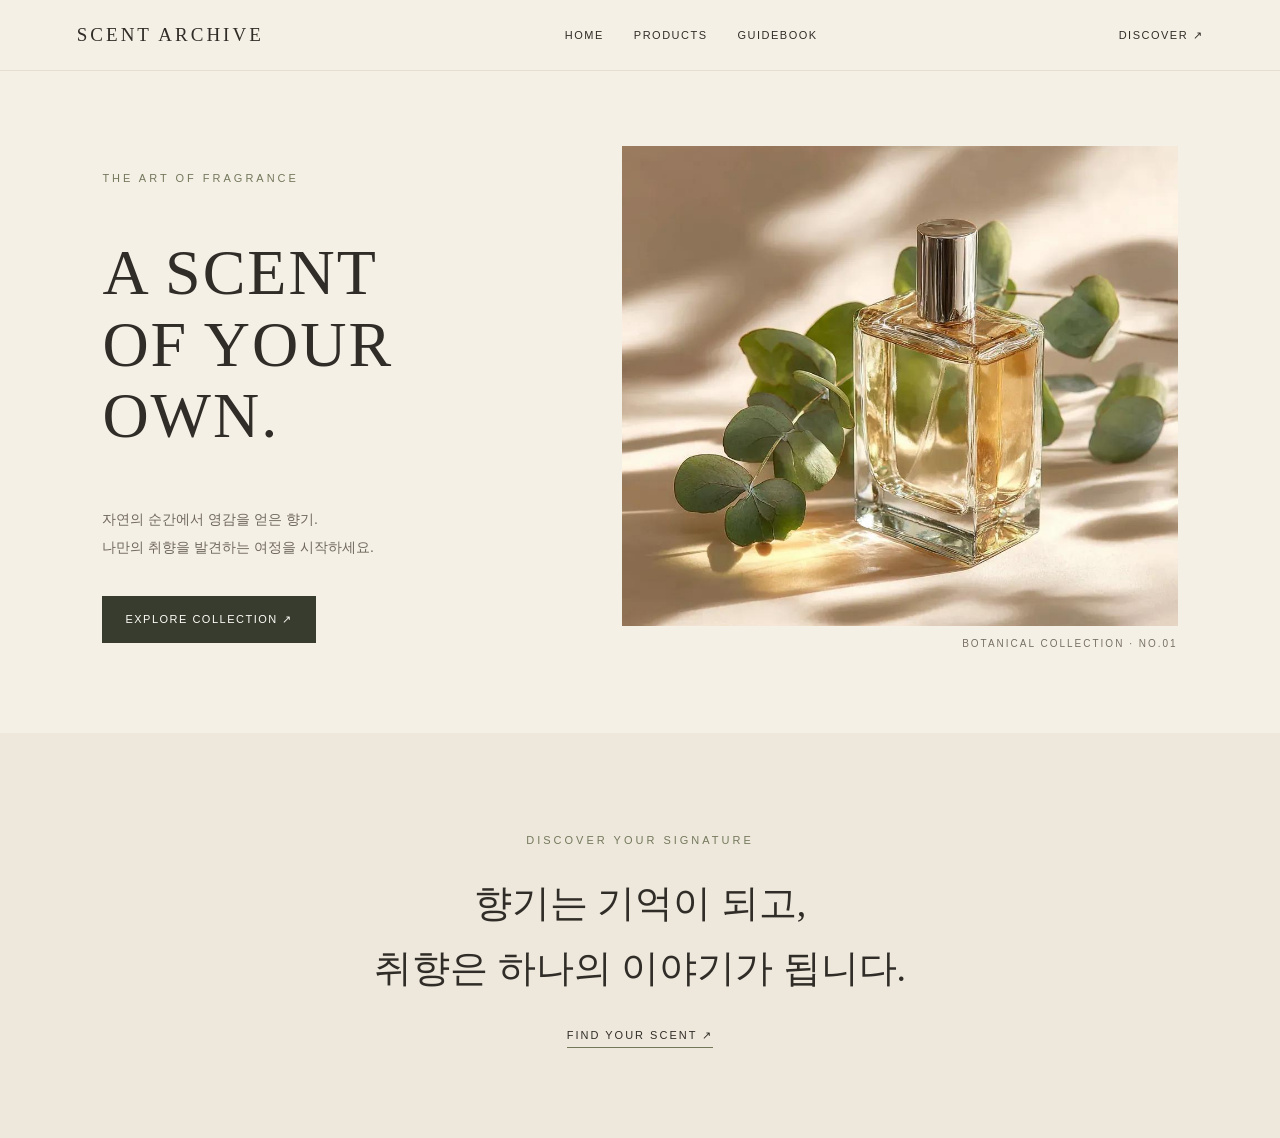
<file: index.html>
<!doctype html>
<html lang="en">
  <head>
    <meta charset="UTF-8" />
    <meta name="viewport" content="width=device-width, initial-scale=1.0" />
    <link rel="shortcut icon" href="favicon.ico" type="image/x-icon" />
    <title>scent archive</title>
    <link rel="stylesheet" href="style.css" />
  </head>
  <body>
    <header class="site-header">
      <a class="logo" href="index.html">SCENT ARCHIVE</a>

      <nav>
        <a href="index.html">HOME</a>
        <a href="products.html">PRODUCTS</a>
        <a href="guidebook.html">GUIDEBOOK</a>
      </nav>

      <a class="header-link" href="products.html">DISCOVER ↗</a>
    </header>

    <main>
      <section class="hero">
        <div class="hero-text">
          <p class="eyebrow">THE ART OF FRAGRANCE</p>

          <h1>
            A SCENT<br />
            OF YOUR OWN.
          </h1>

          <p class="hero-description">
            자연의 순간에서 영감을 얻은 향기.<br />
            나만의 취향을 발견하는 여정을 시작하세요.
          </p>

          <a class="hero-button" href="products.html"> EXPLORE COLLECTION ↗ </a>
        </div>

        <div class="hero-image">
          <img src="images/1.jpg" alt="SCENT ARCHIVE 향수 컬렉션" />
          <p class="image-caption">BOTANICAL COLLECTION · NO.01</p>
        </div>
      </section>

      <section class="brand-note">
        <p class="eyebrow">DISCOVER YOUR SIGNATURE</p>

        <h2>
          향기는 기억이 되고,<br />
          취향은 하나의 이야기가 됩니다.
        </h2>

        <a href="guidebook.html">FIND YOUR SCENT ↗</a>
      </section>
    </main>
  </body>
</html>
</file>
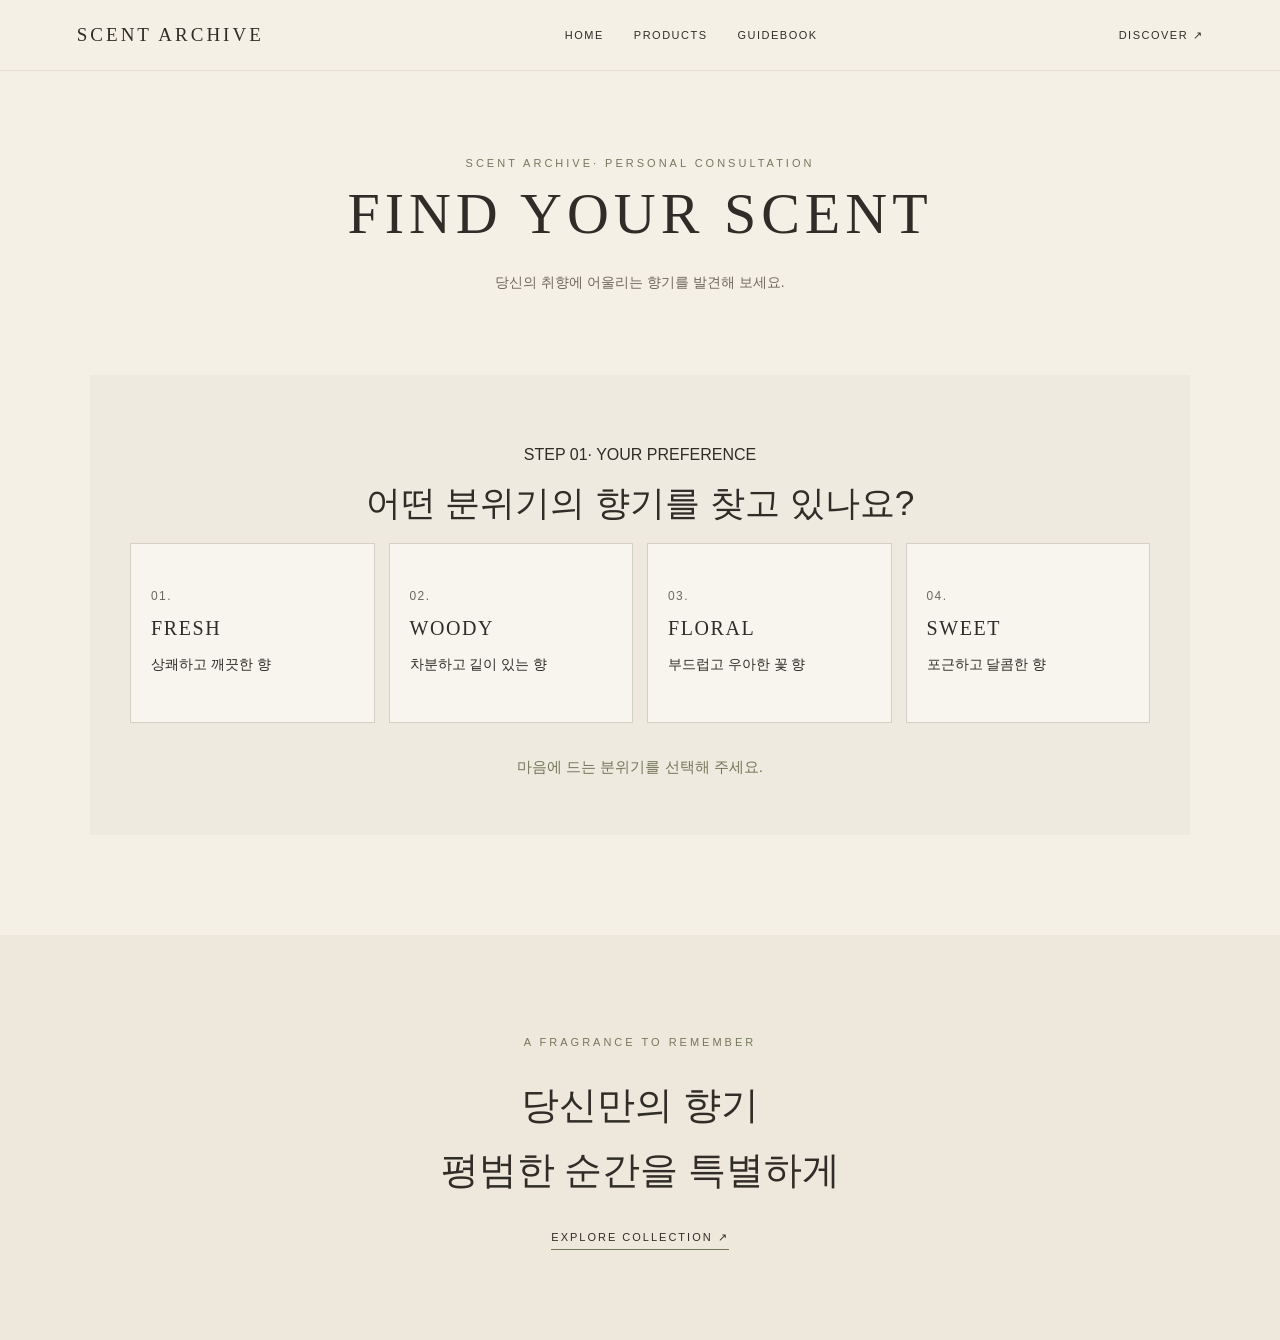
<file: guidebook.html>
<!doctype html>
<html lang="en">
  <head>
    <meta charset="UTF-8" />
    <meta name="viewport" content="width=device-width, initial-scale=1.0" />
    <title>guidebook</title>
    <link rel="stylesheet" href="style.css" />
  </head>
  <body>
    <header class="site-header">
      <a class="logo" href="index.html">SCENT ARCHIVE</a>

      <nav>
        <a href="index.html">HOME</a>
        <a href="products.html">PRODUCTS</a>
        <a href="guidebook.html">GUIDEBOOK</a>
      </nav>
      <a class="header-link" href="products.html">DISCOVER ↗</a>
    </header>

    <main>
      <section class="collection-intro">
        <p class="eyebrow">SCENT ARCHIVE· PERSONAL CONSULTATION</p>

        <h1>FIND YOUR SCENT</h1>

        <p class="collection-description">
          당신의 취향에 어울리는 향기를 발견해 보세요.
        </p>
      </section>
      <section class="recommend-box">
        <p class="eyevrow">STEP 01· YOUR PREFERENCE</p>
        <h2>어떤 분위기의 향기를 찾고 있나요?</h2>

        <div class="scent-options">
          <button class="scent-btn" data-scent="fresh">
            <span class="scent-number">01.</span>
            <span class="scent-name">FRESH</span>
            <span class="scent-detail">상쾌하고 깨끗한 향</span>
          </button>

          <button class="scent-btn" data-scent="woody">
            <span class="scent-number">02.</span>
            <span class="scent-name">WOODY</span>
            <span class="scent-detail">차분하고 깉이 있는 향</span>
          </button>

          <button class="scent-btn" data-scent="floral">
            <span class="scent-number">03.</span>
            <span class="scent-name">FLORAL</span>
            <span class="scent-detail">부드럽고 우아한 꽃 향</span>
          </button>

          <button class="scent-btn" data-scent="sweet">
            <span class="scent-number">04.</span>
            <span class="scent-name">SWEET</span>
            <span class="scent-detail">포근하고 달콤한 향</span>
          </button>
        </div>

        <p id="recommend-result">마음에 드는 분위기를 선택해 주세요.</p>
        <div id="recommended-products"></div>
      </section>

      <section class="brand-note">
        <p class="eyebrow">A FRAGRANCE TO REMEMBER</p>

        <h2>
          당신만의 향기 <br />
          평범한 순간을 특별하게
        </h2>

        <a href="products.html">EXPLORE COLLECTION ↗</a>
      </section>
    </main>
    <script src="script.js"></script>
  </body>
</html>
</file>
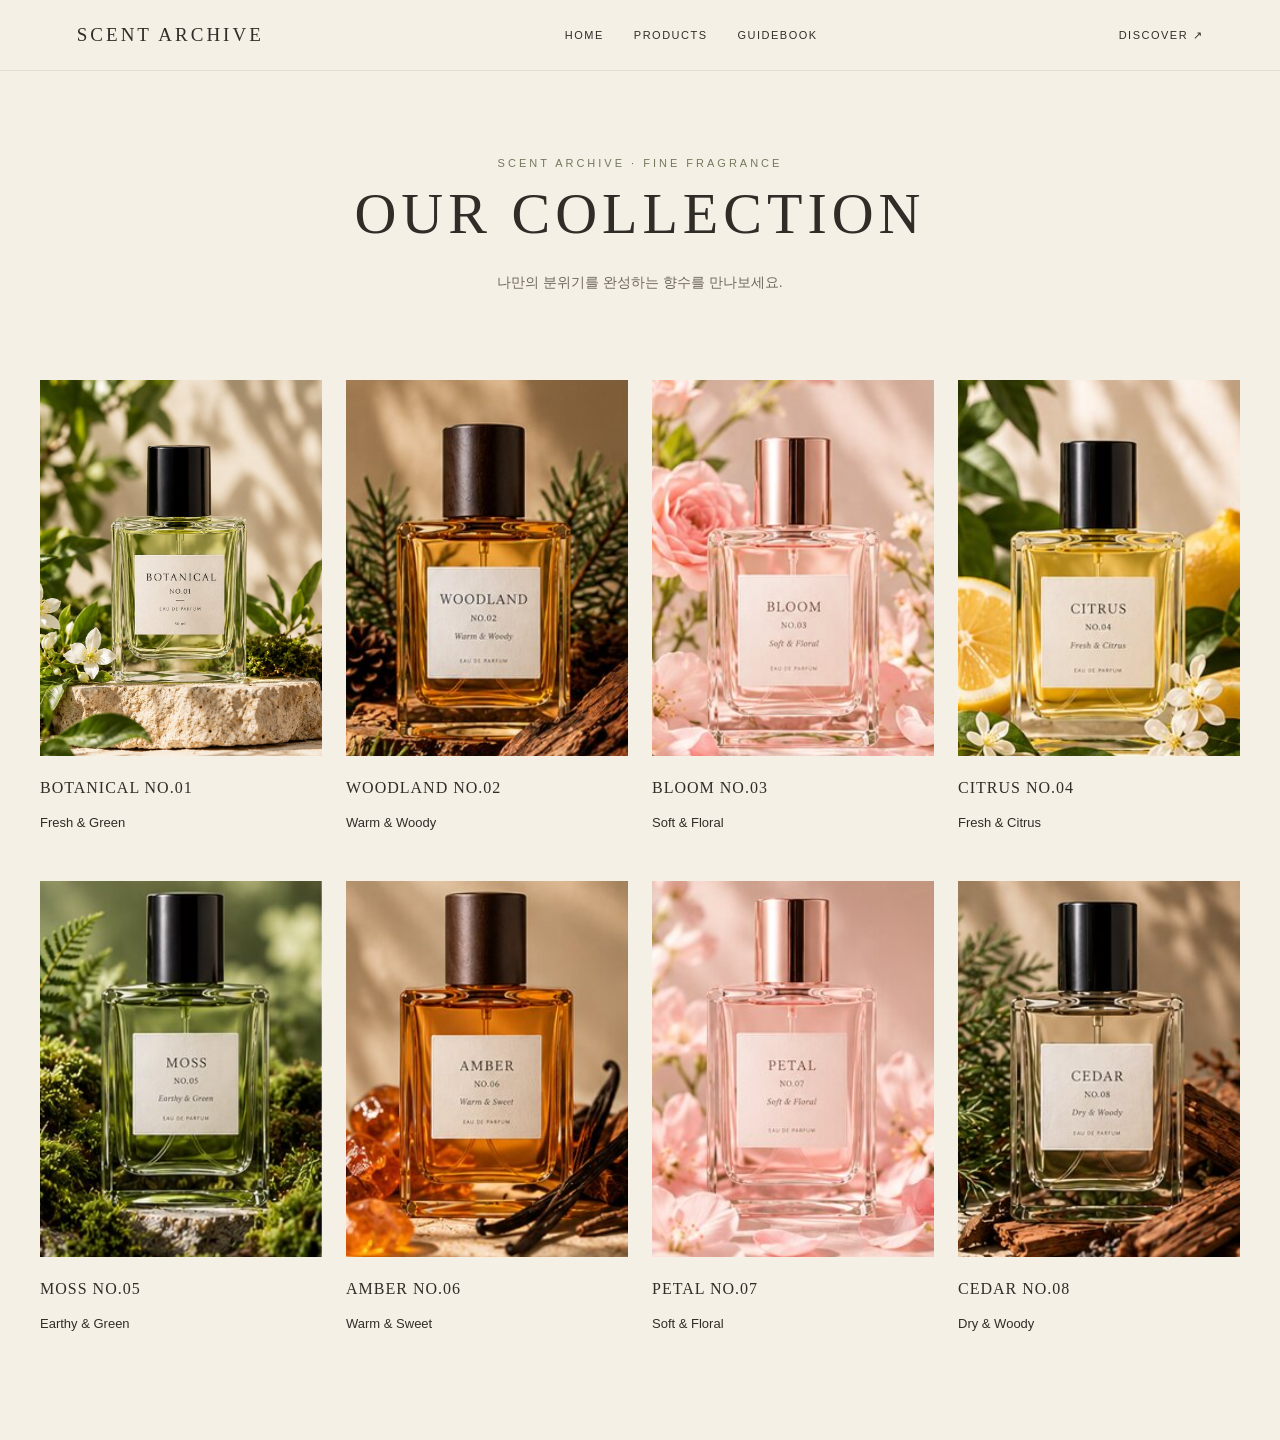
<file: products.html>
<!doctype html>
<html lang="en">
  <head>
    <meta charset="UTF-8" />
    <meta name="viewport" content="width=device-width, initial-scale=1.0" />
    <title>PRODUCTS</title>
    <link rel="stylesheet" href="style.css" />
  </head>
  <body>
    <header class="site-header">
      <a class="logo" href="index.html">SCENT ARCHIVE</a>

      <nav>
        <a href="index.html">HOME</a>
        <a href="products.html">PRODUCTS</a>
        <a href="guidebook.html">GUIDEBOOK</a>
      </nav>
      <a class="header-link" href="products.html">DISCOVER ↗</a>
    </header>

    <main>
      <section class="collection-intro">
        <p class="eyebrow">SCENT ARCHIVE · FINE FRAGRANCE</p>

        <h1>OUR COLLECTION</h1>

        <p class="collection-description">
          나만의 분위기를 완성하는 향수를 만나보세요.
        </p>
      </section>

      <section class="product-list">
        <div class="product-card" id="botanical">
          <img src="images/botanical.jpg" alt="BOTANICAL NO.01 향수" />
          <h2>BOTANICAL NO.01</h2>
          <p>Fresh & Green</p>
        </div>

        <div class="product-card" id="woodland">
          <img src="images/woodland.jpg" alt="WOODLAND NO.02 향수" />
          <h2>WOODLAND NO.02</h2>
          <p>Warm & Woody</p>
        </div>

        <div class="product-card" id="bloom">
          <img src="images/bloom.jpg" alt="BLOOM NO.03 향수" />
          <h2>BLOOM NO.03</h2>
          <p>Soft & Floral</p>
        </div>

        <div class="product-card" id="citrus">
          <img src="images/citrus.jpg" alt="CITRUS NO.04 향수" />
          <h2>CITRUS NO.04</h2>
          <p>Fresh & Citrus</p>
        </div>

        <div class="product-card" id="moss">
          <img src="images/moss.jpg" alt="MOSS NO.05 향수" />
          <h2>MOSS NO.05</h2>
          <p>Earthy & Green</p>
        </div>

        <div class="product-card" id="amber">
          <img src="images/amber.jpg" alt="AMBER NO.06 향수" />
          <h2>AMBER NO.06</h2>
          <p>Warm & Sweet</p>
        </div>

        <div class="product-card" id="petal">
          <img src="images/petal.jpg" alt="PETAL NO.07 향수" />
          <h2>PETAL NO.07</h2>
          <p>Soft & Floral</p>
        </div>

        <div class="product-card" id="cedar">
          <img src="images/cedar.jpg" alt="CEDAR NO.08 향수" />
          <h2>CEDAR NO.08</h2>
          <p>Dry & Woody</p>
        </div>
      </section>

      <div class="modal" id="product-modal">
        <div class="modal-content">
          <button id="close-modal">✕</button>

          <div class="modal-product-image">
            <img id="modal-image" src="images/1.jpg" alt="선택한 향수" />
          </div>

          <div class="modal-product-info">
            <!-- 상품 이름 -->
            <h2 id="modal-name">BOTANICAL NO.01</h2>

            <!-- 가격 -->
            <p id="modal-price">₩89,000</p>

            <!-- 설명 -->
            <div class="modal-description">
              <h3>DESCRIPTION</h3>
              <p id="modal-description">
                싱그러운 초록 잎사귀와 촉촉한 자연의 향을 담았습니다. 베르가못의
                산뜻한 첫 향을 시작으로 무화과의 부드러운 향이 이어지며,
                머스크가 은은하게 남아 편안하고 깨끗한 분위기를 완성합니다.
              </p>
            </div>

            <!-- 향 노트 -->
            <div class="modal-notes">
              <h3>SCENT NOTES</h3>
              <p id="modal-top">TOP · Bergamot</p>
              <p id="modal-middle">MIDDLE · Fig</p>
              <p id="modal-base">BASE · Musk</p>
            </div>

            <!-- 용량 -->
            <p class="modal-size">SIZE · 50ml</p>
          </div>
        </div>
      </div>
    </main>
    <script src="script.js"></script>
  </body>
</html>
</file>
<file: style.css>
/* 1. 기본 설정 */

* {
  box-sizing: border-box;
}

body {
  margin: 0;
  font-family: "Noto Sans KR", sans-serif;
  background: #f5f0e6;
  color: #302c27;
}

a {
  color: inherit;
  text-decoration: none;
}

button {
  font-family: inherit;
}

/* 2. 상단 메뉴 */

.site-header {
  display: flex;
  align-items: center;
  justify-content: space-between;
  gap: 24px;
  padding: 24px 6%;
  border-bottom: 1px solid #e4ded2;
}

.logo {
  font-family: Georgia, serif;
  font-size: 19px;
  letter-spacing: 3px;
  white-space: nowrap;
}

.site-header nav {
  display: flex;
  gap: 30px;
  padding: 0;
}

.site-header nav a,
.header-link {
  font-size: 11px;
  letter-spacing: 1.5px;
  white-space: nowrap;
  transition: color 0.3s;
}

.site-header nav a:hover,
.header-link:hover {
  color: #73785b;
}

/* 3. 메인 화면 */

.hero {
  display: grid;
  grid-template-columns: 0.9fr 1.1fr;
  align-items: center;
  gap: 6%;
  padding: 65px 8%;
  text-align: left;
}

.hero-text {
  padding: 25px 0;
}

.eyebrow {
  color: #73785b;
  font-size: 11px;
  letter-spacing: 3px;
}

.hero h1 {
  font-family: Georgia, serif;
  font-size: clamp(42px, 5vw, 70px);
  font-weight: normal;
  line-height: 1.12;
  letter-spacing: 2px;
}

.hero-description {
  margin: 25px 0 35px;
  color: #6f685e;
  font-size: 14px;
  line-height: 2;
}

.hero-button {
  display: inline-block;
  padding: 16px 22px;
  border: 1px solid #373c2e;
  background: #373c2e;
  color: #fffdf8;
  font-size: 11px;
  letter-spacing: 1.5px;
  transition: 0.3s;
}

.hero-button:hover {
  background: transparent;
  color: #373c2e;
}

.hero-image img {
  display: block;
  width: 100%;
  height: 480px;
  object-fit: cover;
}

.image-caption {
  margin-top: 12px;
  color: #777064;
  font-size: 10px;
  letter-spacing: 2px;
  text-align: right;
}

/* 4. 브랜드 소개 */

.brand-note {
  padding: 90px 20px;
  background: #eee8dc;
  text-align: center;
}

.brand-note h2 {
  margin: 25px 0;
  font-family: Georgia, serif;
  font-size: clamp(25px, 3vw, 38px);
  font-weight: normal;
  line-height: 1.7;
}

.brand-note a {
  display: inline-block;
  padding-bottom: 5px;
  border-bottom: 1px solid #73785b;
  font-size: 11px;
  letter-spacing: 2px;
}

/* 5. 컬렉션 및 추천 페이지 제목 */

.collection-intro {
  padding: 75px 20px 35px;
  text-align: center;
}

.collection-intro h1 {
  margin: 0 0 22px;
  font-family: Georgia, serif;
  font-size: clamp(38px, 5vw, 58px);
  font-weight: normal;
  letter-spacing: 5px;
}

.collection-description {
  color: #6f685e;
  font-size: 14px;
  line-height: 1.9;
}

.collection-caption {
  margin-top: 25px;
  color: #73785b;
  font-size: 10px;
  letter-spacing: 2px;
}

/* 6. 상품 카드 */

.product-list {
  display: grid;
  grid-template-columns: repeat(4, minmax(0, 1fr));
  gap: 42px 24px;
  max-width: 1320px;
  margin: 0 auto;
  padding: 35px 40px 100px;
}

.product-card {
  min-width: 0;
  overflow: hidden;
  cursor: pointer;
  transition: transform 0.35s;
}

.product-card:hover {
  transform: translateY(-5px);
}

.product-card img {
  display: block;
  width: 100%;
  aspect-ratio: 3 / 4;
  object-fit: cover;
  transition: transform 0.4s;
}

.product-card:hover img {
  transform: scale(1.03);
}

.product-card h2 {
  margin: 20px 0 8px;
  font-family: Georgia, serif;
  font-size: 16px;
  font-weight: normal;
  letter-spacing: 1px;
  line-height: 1.5;
}

.product-card p {
  margin: 5px 0;
  color: #777064;
  font-size: 12px;
  line-height: 1.7;
}

.product-card p:last-child {
  margin-top: 12px;
  color: #302c27;
  font-size: 13px;
}

/* 7. 향수 상세 팝업 */

.modal {
  display: none;
  position: fixed;
  inset: 0;
  z-index: 1000;
  align-items: center;
  justify-content: center;
  padding: 20px;
  background: rgba(35, 32, 27, 0.65);
  backdrop-filter: blur(4px);
}

.modal-content {
  display: grid;
  grid-template-columns: 1fr 1fr;
  align-items: center;
  gap: 35px;
  position: relative;
  width: min(850px, 90%);
  max-height: 90vh;
  overflow-y: auto;
  padding: 35px;
  background: #f8f7f2;
  border-radius: 12px;
  text-align: left;
  animation: modalOpen 0.3s ease;
}

.modal-product-image img {
  display: block;
  width: 100%;
  height: 100%;
  max-height: 480px;
  object-fit: cover;
}

.modal-product-info {
  display: flex;
  flex-direction: column;
  gap: 12px;
}

.modal-product-info h2 {
  font-family: Georgia, serif;
  font-size: 1.5rem;
  letter-spacing: 1px;
}

.modal-product-info > p {
  color: #777;
}

.modal-product-info h3 {
  font-size: 1.4rem;
  margin: 5px 0 15px;
}

.modal-description p,
.modal-notes p {
  font-size: 0.9rem;
  line-height: 1.7;
  color: #666;
}

#modal-price {
  margin-top: 25px;
  color: #302c27;
  font-size: 15px;
}

#close-modal {
  position: absolute;
  top: 15px;
  right: 18px;
  border: none;
  background: transparent;
  font-size: 22px;
  cursor: pointer;
}

#close-modal:hover {
  color: #73785b;
}

@keyframes modalOpen {
  from {
    opacity: 0;
    transform: translateY(12px);
  }

  to {
    opacity: 1;
    transform: translateY(0);
  }
}

/* 8. 향수 추천 페이지 */

.recommend-box {
  max-width: 1100px;
  margin: 30px auto 100px;
  padding: 55px 40px;
  background: #eeeadf;
  text-align: center;
}

.recommend-box h2 {
  margin: 16px 0;
  font-size: clamp(1.5rem, 3vw, 2.2rem);
  font-weight: 400;
}

.recommend-description {
  margin-bottom: 38px;
  color: #777267;
  line-height: 1.8;
}

.scent-options {
  display: grid;
  grid-template-columns: repeat(4, minmax(0, 1fr));
  gap: 14px;
}

.scent-btn {
  display: flex;
  flex-direction: column;
  align-items: flex-start;
  justify-content: center;
  gap: 14px;
  min-width: 0;
  min-height: 180px;
  margin: 0;
  padding: 24px 20px;
  border: 1px solid #d5d0c3;
  border-radius: 0;
  background: #f8f5ee;
  color: #302c27;
  text-align: left;
  cursor: pointer;
  transition:
    background 0.25s,
    color 0.25s,
    transform 0.25s;
}

.scent-btn:hover {
  border-color: #73785b;
  background: #73785b;
  color: #fffdf7;
  transform: translateY(-4px);
}

.scent-number {
  font-size: 0.75rem;
  letter-spacing: 0.12em;
  opacity: 0.7;
}

.scent-name {
  font-family: Georgia, serif;
  font-size: 1.25rem;
  letter-spacing: 0.08em;
}

.scent-detail {
  font-size: 0.85rem;
  line-height: 1.6;
}

#recommend-result {
  margin: 30px 0 0;
  color: #73785b;
  font-size: 0.95rem;
  line-height: 1.8;
}

#recommend-result a {
  text-decoration: underline;
  text-underline-offset: 4px;
}

/* 9. 태블릿 화면 */

@media (max-width: 900px) {
  .product-list {
    grid-template-columns: repeat(2, minmax(0, 1fr));
    gap: 35px 20px;
    padding: 25px;
  }

  .hero {
    gap: 30px;
    padding: 45px 5%;
  }

  .hero-image img {
    height: 400px;
  }

  .recommend-box {
    margin-right: 20px;
    margin-left: 20px;
  }

  .scent-options {
    grid-template-columns: repeat(2, minmax(0, 1fr));
  }
}

/* 10. 휴대폰 화면 */

@media (max-width: 600px) {
  .site-header {
    flex-wrap: wrap;
    justify-content: center;
    padding: 20px 15px;
  }

  .site-header nav {
    order: 3;
    width: 100%;
    justify-content: center;
    gap: 18px;
  }

  .site-header nav a,
  .header-link {
    font-size: 10px;
    letter-spacing: 1px;
  }

  .hero {
    grid-template-columns: 1fr;
    gap: 20px;
    padding: 35px 6%;
  }

  .hero h1 {
    font-size: 46px;
  }

  .hero-image img {
    height: 360px;
  }

  .brand-note {
    padding: 65px 20px;
  }

  .collection-intro {
    padding: 55px 15px 25px;
  }

  .collection-intro h1 {
    letter-spacing: 2px;
  }

  .product-list {
    gap: 30px 14px;
    padding: 20px 15px 60px;
  }

  .product-card h2 {
    font-size: 13px;
    letter-spacing: 0.5px;
  }

  .product-card p {
    font-size: 11px;
  }

  .recommend-box {
    margin: 20px 16px 60px;
    padding: 38px 20px;
  }

  .scent-options {
    grid-template-columns: repeat(2, minmax(0, 1fr));
    gap: 10px;
  }

  .scent-btn {
    min-height: 150px;
    padding: 18px 14px;
    gap: 10px;
  }

  .scent-name {
    font-size: 1.05rem;
  }

  .scent-detail {
    font-size: 0.8rem;
  }
}

/* 팝업 모바일 화면 */

@media (max-width: 650px) {
  .modal-content {
    grid-template-columns: 1fr;
    gap: 20px;
    padding: 25px;
    max-height: 90vh;
    overflow-y: auto;
  }

  .modal-product-image img {
    max-height: 260px;
  }
}
</file>
